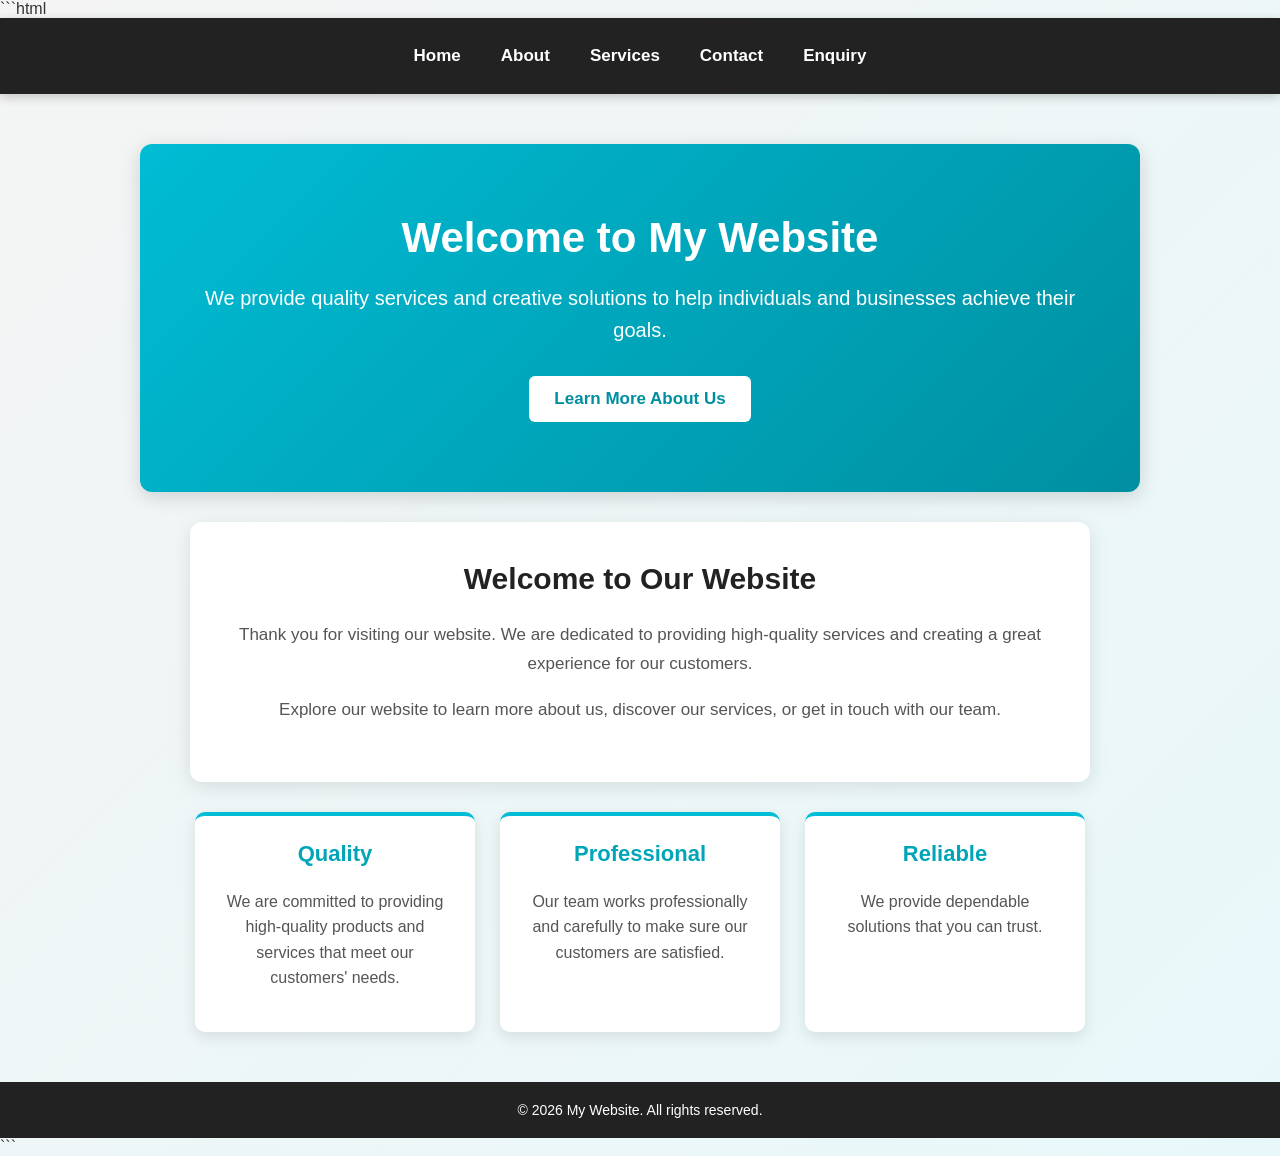
<file: Index.html>
```html
<!DOCTYPE html>
<html lang="en">

<head>
    <meta charset="UTF-8">

    <meta name="viewport" content="width=device-width, initial-scale=1.0">

    <meta name="description"
        content="Welcome to My Website. We provide quality web design, development, digital marketing and graphic design services.">

    <title>My Website - Home</title>

    <!-- Shared stylesheet -->
    <link rel="stylesheet" href="style.css">
</head>

<body>

    <!-- =========================
         WEBSITE HEADER
         ========================= -->
    <header>
        <nav aria-label="Main navigation">

            <a href="index.html">Home</a>
            <a href="about.html">About</a>
            <a href="services.html">Services</a>
            <a href="contact.html">Contact</a>
            <a href="enquiry.html">Enquiry</a>

        </nav>
    </header>


    <!-- =========================
         MAIN CONTENT
         ========================= -->
    <main>

        <!-- Hero section -->
        <section class="hero">

            <h1>Welcome to My Website</h1>

            <p>
                We provide quality services and creative solutions
                to help individuals and businesses achieve their goals.
            </p>

            <a href="about.html">Learn More About Us</a>

        </section>


        <!-- Welcome section -->
        <section class="welcome">

            <h2>Welcome to Our Website</h2>

            <p>
                Thank you for visiting our website. We are dedicated
                to providing high-quality services and creating a
                great experience for our customers.
            </p>

            <p>
                Explore our website to learn more about us,
                discover our services, or get in touch with our team.
            </p>

        </section>


        <!-- Features section -->
        <section class="features" aria-label="Our features">

            <div class="feature-card">
                <h3>Quality</h3>

                <p>
                    We are committed to providing high-quality
                    products and services that meet our customers' needs.
                </p>
            </div>


            <div class="feature-card">
                <h3>Professional</h3>

                <p>
                    Our team works professionally and carefully
                    to make sure our customers are satisfied.
                </p>
            </div>


            <div class="feature-card">
                <h3>Reliable</h3>

                <p>
                    We provide dependable solutions that
                    you can trust.
                </p>
            </div>

        </section>

    </main>


    <!-- =========================
         WEBSITE FOOTER
         ========================= -->
    <footer>
        <p>&copy; 2026 My Website. All rights reserved.</p>
    </footer>

</body>

</html>
```
</file>
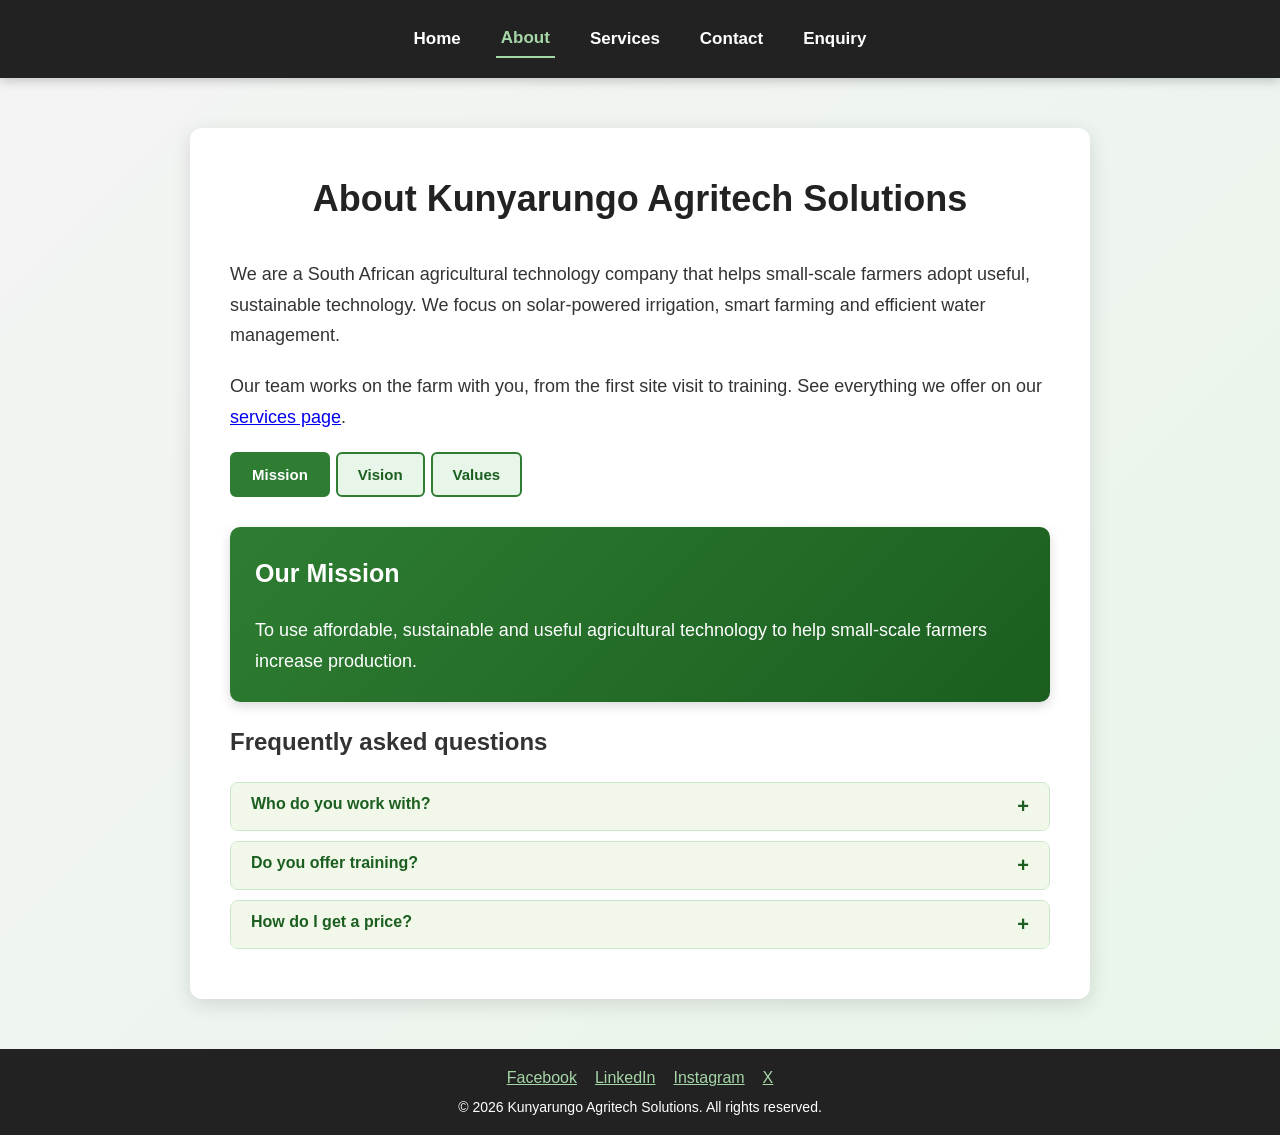
<file: about.html>
<!DOCTYPE html>
<html lang="en">
<head>
<meta charset="UTF-8">
<meta name="viewport" content="width=device-width, initial-scale=1.0">
<title>About Us | Kunyarungo Agritech Solutions</title>
<meta name="description" content="Learn about Kunyarungo Agritech Solutions: our mission, vision and values in helping small-scale South African farmers.">
<meta name="keywords" content="about Kunyarungo Agritech, agricultural technology South Africa, sustainable farming">
<meta name="author" content="Kunyarungo Agritech Solutions">
<link rel="canonical" href="https://kunyarungoagritech.netlify.app/about.html">
<meta property="og:type" content="website">
<meta property="og:title" content="About Us | Kunyarungo Agritech Solutions">
<meta property="og:description" content="Learn about Kunyarungo Agritech Solutions: our mission, vision and values in helping small-scale South African farmers.">
<meta property="og:url" content="https://kunyarungoagritech.netlify.app/about.html">
<meta property="og:image" content="https://kunyarungoagritech.netlify.app/images/solar-irrigation-pump.svg">
<meta name="twitter:card" content="summary_large_image">
<meta name="theme-color" content="#2e7d32">
<link rel="icon" href="images/favicon.svg" type="image/svg+xml">
<link rel="stylesheet" href="./css/style.css">
</head>
<body>
<a class="skip-link" href="#main">Skip to main content</a>
<header><nav aria-label="Main navigation"><a href="index.html">Home</a><a href="about.html" aria-current="page">About</a><a href="services.html">Services</a><a href="contact.html">Contact</a><a href="enquiry.html">Enquiry</a></nav></header>
<main id="main">

<section class="about">
<h1>About Kunyarungo Agritech Solutions</h1>
<p>We are a South African agricultural technology company that helps small-scale farmers adopt useful, sustainable technology. We focus on solar-powered irrigation, smart farming and efficient water management.</p>
<p>Our team works on the farm with you, from the first site visit to training. See everything we offer on our <a href="services.html">services page</a>.</p>
<div class="tabs reveal">
<div class="tablist" role="tablist" aria-label="Mission, vision and values">
<button type="button" class="tab" role="tab" id="t1" aria-selected="true" aria-controls="p1">Mission</button>
<button type="button" class="tab" role="tab" id="t2" aria-selected="false" tabindex="-1" aria-controls="p2">Vision</button>
<button type="button" class="tab" role="tab" id="t3" aria-selected="false" tabindex="-1" aria-controls="p3">Values</button>
</div>
<div class="tabpanel mission" role="tabpanel" id="p1" aria-labelledby="t1"><h2>Our Mission</h2><p>To use affordable, sustainable and useful agricultural technology to help small-scale farmers increase production.</p></div>
<div class="tabpanel mission" role="tabpanel" id="p2" aria-labelledby="t2" hidden><h2>Our Vision</h2><p>Technologically advanced, climate-resilient and productive farming communities across South Africa.</p></div>
<div class="tabpanel mission" role="tabpanel" id="p3" aria-labelledby="t3" hidden><h2>Our Values</h2><p>Affordability, sustainability, honesty and practical support for every farmer we work with.</p></div>
</div>
<h2>Frequently asked questions</h2>
<div class="accordion">
<div class="accordion-item"><h3 style="margin:0"><button type="button" class="accordion-btn" aria-expanded="false" aria-controls="a1">Who do you work with?</button></h3><div class="accordion-panel" id="a1" hidden>Small-scale farmers, agricultural associations, community groups, donors and government partners.</div></div>
<div class="accordion-item"><h3 style="margin:0"><button type="button" class="accordion-btn" aria-expanded="false" aria-controls="a2">Do you offer training?</button></h3><div class="accordion-panel" id="a2" hidden>Yes. Every installation includes a handover, and we run <a href="services.html">farmer training workshops</a> on request.</div></div>
<div class="accordion-item"><h3 style="margin:0"><button type="button" class="accordion-btn" aria-expanded="false" aria-controls="a3">How do I get a price?</button></h3><div class="accordion-panel" id="a3" hidden>Fill in the <a href="enquiry.html">enquiry form</a> and you will see an estimated cost and availability straight away.</div></div>
</div>
</section>
</main>
<footer>
<ul class="social">
<li><a href="https://www.facebook.com/" target="_blank" rel="noopener noreferrer">Facebook</a></li>
<li><a href="https://www.linkedin.com/" target="_blank" rel="noopener noreferrer">LinkedIn</a></li>
<li><a href="https://www.instagram.com/" target="_blank" rel="noopener noreferrer">Instagram</a></li>
<li><a href="https://x.com/" target="_blank" rel="noopener noreferrer">X</a></li>
</ul>
<p>&copy; 2026 Kunyarungo Agritech Solutions. All rights reserved.</p>
</footer>
<script src="./js/script.js" defer></script>
</body>
</html>
</file>
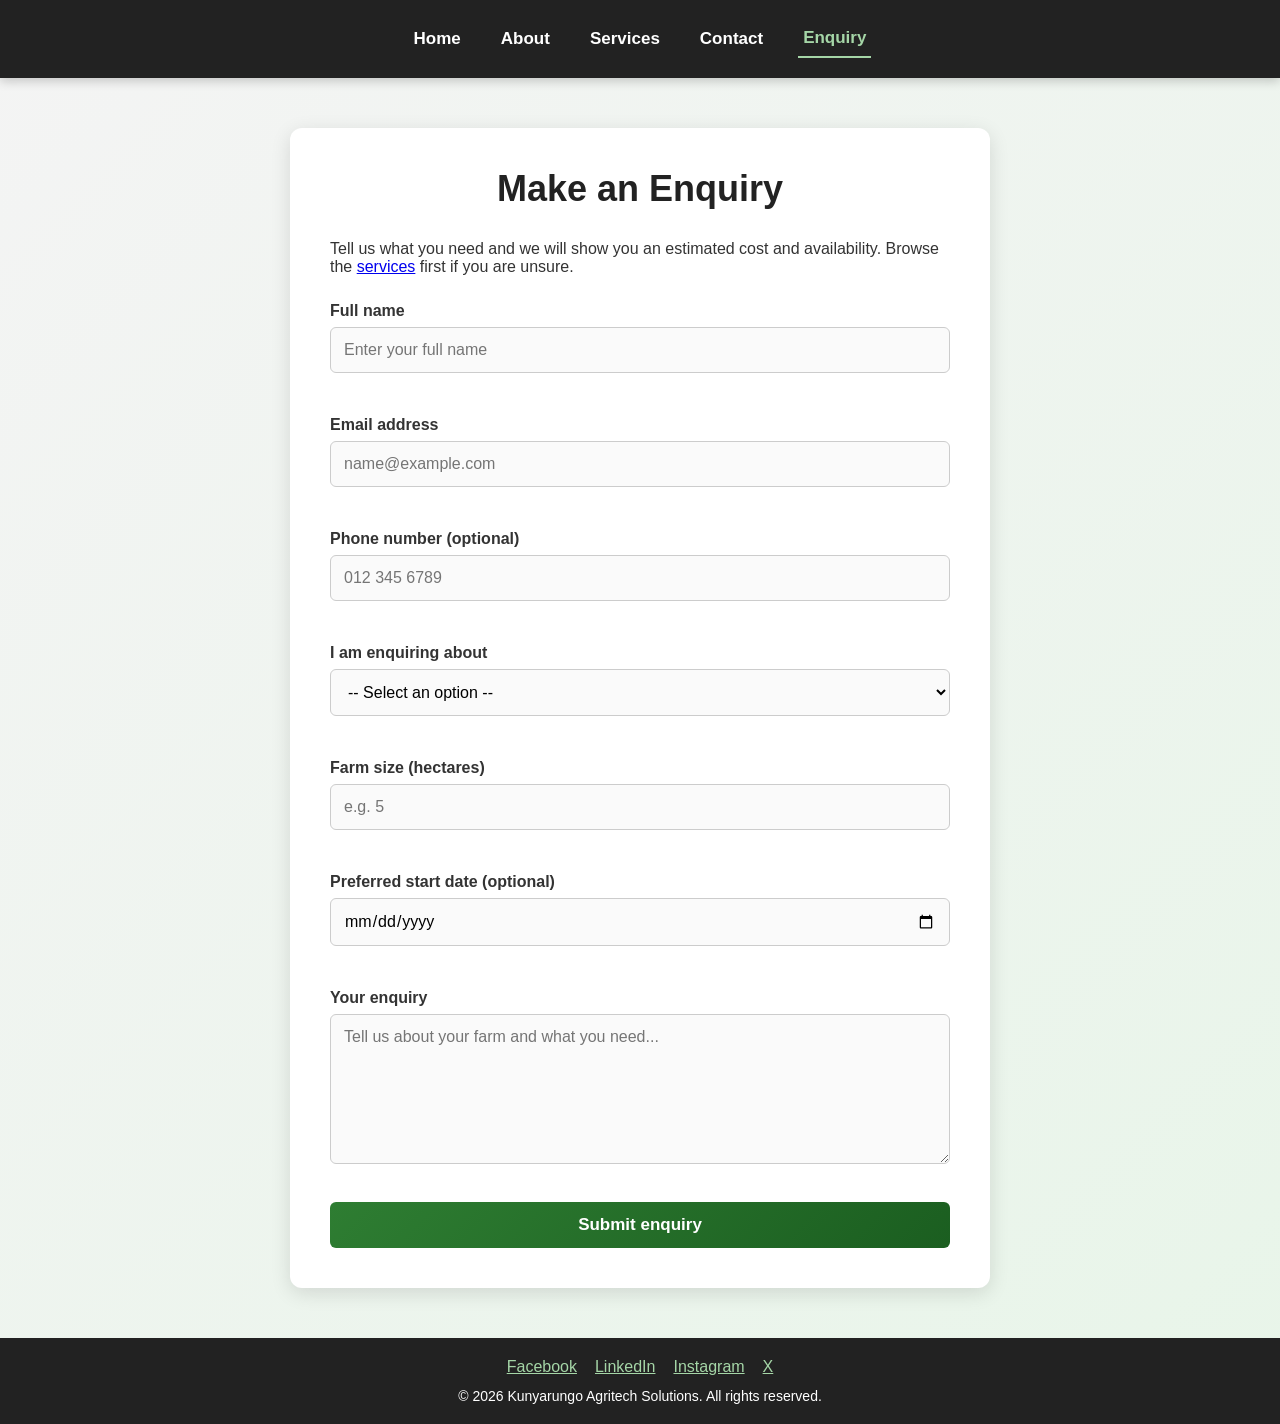
<file: enquiry.html>
<!DOCTYPE html>
<html lang="en">
<head>
<meta charset="UTF-8">
<meta name="viewport" content="width=device-width, initial-scale=1.0">
<title>Make an Enquiry: Get a Quote | Kunyarungo Agritech</title>
<meta name="description" content="Get an instant estimate of cost and availability for solar irrigation, smart farming and water management, or ask about volunteering and sponsoring.">
<meta name="keywords" content="farm irrigation quote, agritech enquiry, volunteer, sponsor, South Africa">
<meta name="author" content="Kunyarungo Agritech Solutions">
<link rel="canonical" href="https://kunyarungoagritech.netlify.app/enquiry.html">
<meta property="og:type" content="website">
<meta property="og:title" content="Make an Enquiry: Get a Quote | Kunyarungo Agritech">
<meta property="og:description" content="Get an instant estimate of cost and availability for solar irrigation, smart farming and water management, or ask about volunteering and sponsoring.">
<meta property="og:url" content="https://kunyarungoagritech.netlify.app/enquiry.html">
<meta property="og:image" content="https://kunyarungoagritech.netlify.app/images/solar-irrigation-pump.svg">
<meta name="twitter:card" content="summary_large_image">
<meta name="theme-color" content="#2e7d32">
<link rel="icon" href="images/favicon.svg" type="image/svg+xml">
<link rel="stylesheet" href="./css/style.css">
</head>
<body>
<a class="skip-link" href="#main">Skip to main content</a>
<header><nav aria-label="Main navigation"><a href="index.html">Home</a><a href="about.html">About</a><a href="services.html">Services</a><a href="contact.html">Contact</a><a href="enquiry.html" aria-current="page">Enquiry</a></nav></header>
<main id="main">

<section class="container">
<h1>Make an Enquiry</h1>
<p>Tell us what you need and we will show you an estimated cost and availability. Browse the <a href="services.html">services</a> first if you are unsure.</p>
<form id="enquiry-form" action="#" method="post" novalidate>
<label for="name">Full name</label><input id="name" name="name" type="text" required autocomplete="name" maxlength="60" placeholder="Enter your full name" aria-describedby="name-error"><span class="error" id="name-error" aria-live="polite"></span>
<label for="email">Email address</label><input id="email" name="email" type="email" required autocomplete="email" placeholder="name@example.com" aria-describedby="email-error"><span class="error" id="email-error" aria-live="polite"></span>
<label for="phone">Phone number (optional)</label><input id="phone" name="phone" type="tel" autocomplete="tel" placeholder="012 345 6789" aria-describedby="phone-error"><span class="error" id="phone-error" aria-live="polite"></span>
<label for="service">I am enquiring about</label><select id="service" name="service" required aria-describedby="service-error"><option value="">-- Select an option --</option><option value="solar-irrigation">Solar-Powered Irrigation</option><option value="drip-irrigation">Drip Irrigation Setup</option><option value="soil-sensors">Soil Moisture Sensors</option><option value="farm-dashboard">Crop Monitoring Dashboard</option><option value="water-management">Water Storage and Management</option><option value="training">Farmer Training Workshop</option><option value="volunteer">Becoming a volunteer</option><option value="sponsor">Becoming a sponsor</option></select><span class="error" id="service-error" aria-live="polite"></span>
<label for="farm-size">Farm size (hectares)</label><input id="farm-size" name="farm-size" type="number" min="0.5" max="500" step="0.5" required placeholder="e.g. 5" aria-describedby="farm-size-error"><span class="error" id="farm-size-error" aria-live="polite"></span>
<label for="start-date">Preferred start date (optional)</label><input id="start-date" name="start-date" type="date" aria-describedby="start-date-error"><span class="error" id="start-date-error" aria-live="polite"></span>
<label for="message">Your enquiry</label><textarea id="message" name="message" required minlength="10" maxlength="1000" placeholder="Tell us about your farm and what you need..." aria-describedby="message-error"></textarea><span class="error" id="message-error" aria-live="polite"></span>
<button type="submit">Submit enquiry</button>
</form>
<div class="result" id="enquiry-result" role="status" aria-live="polite" hidden></div>
</section>
</main>
<footer>
<ul class="social">
<li><a href="https://www.facebook.com/" target="_blank" rel="noopener noreferrer">Facebook</a></li>
<li><a href="https://www.linkedin.com/" target="_blank" rel="noopener noreferrer">LinkedIn</a></li>
<li><a href="https://www.instagram.com/" target="_blank" rel="noopener noreferrer">Instagram</a></li>
<li><a href="https://x.com/" target="_blank" rel="noopener noreferrer">X</a></li>
</ul>
<p>&copy; 2026 Kunyarungo Agritech Solutions. All rights reserved.</p>
</footer>
<script src="./js/forms.js" defer></script>
</body>
</html>
</file>
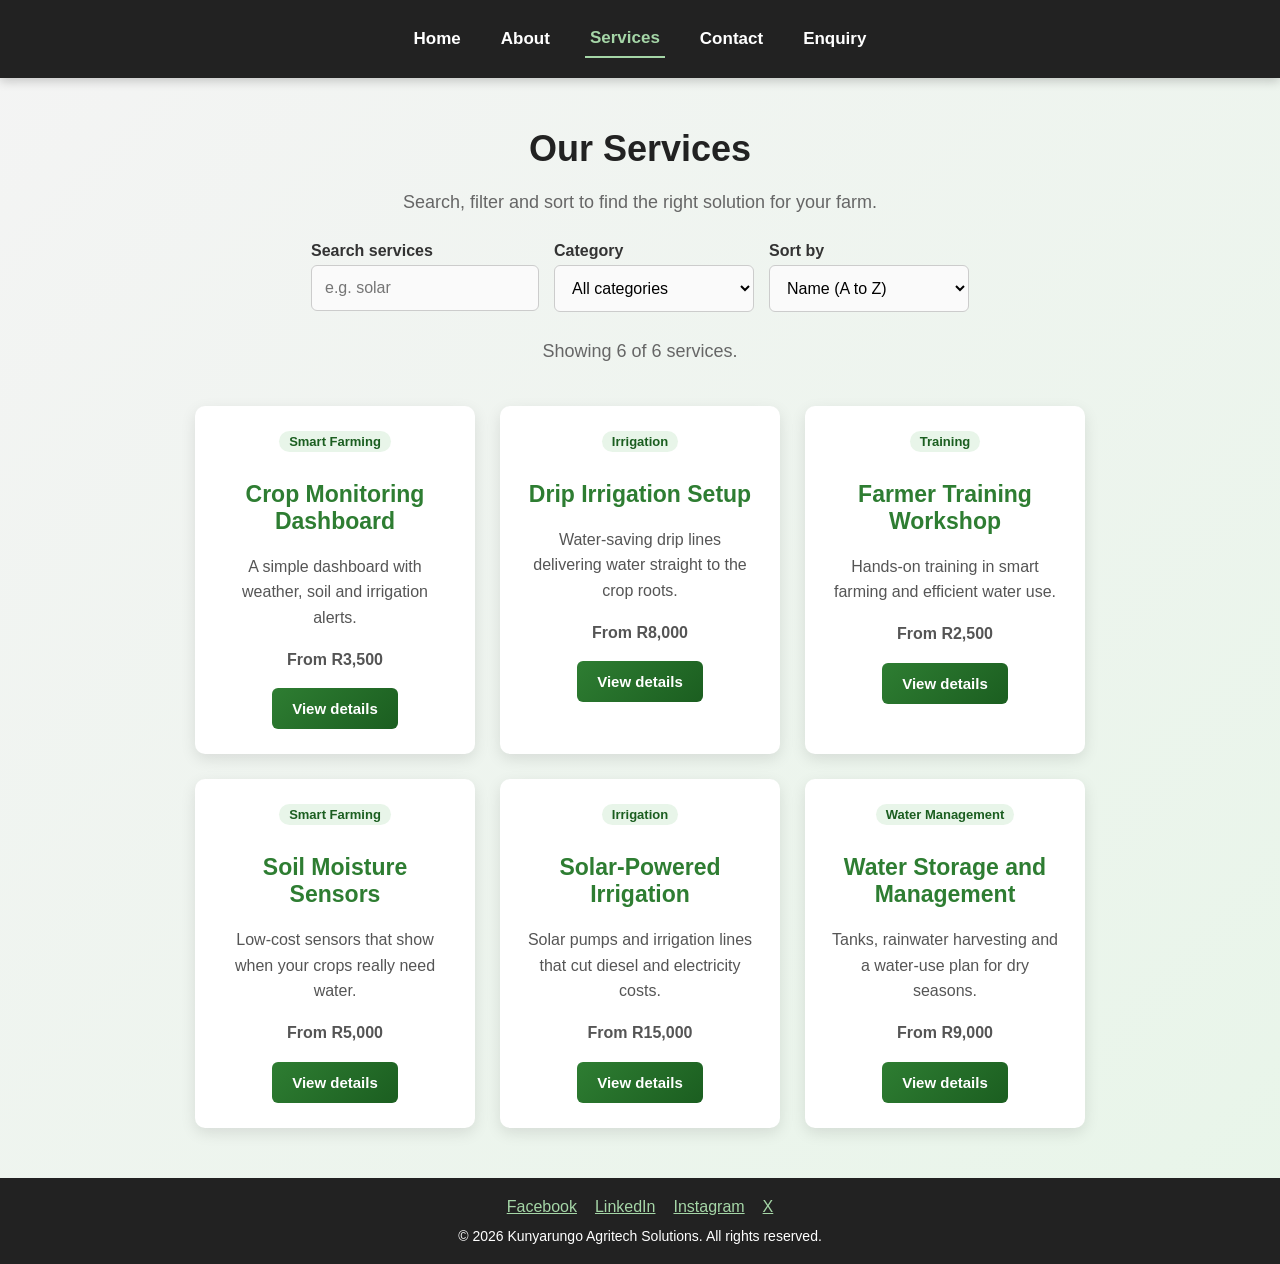
<file: services.html>
<!DOCTYPE html>
<html lang="en">
<head>
<meta charset="UTF-8">
<meta name="viewport" content="width=device-width, initial-scale=1.0">
<title>Our Services: Solar Irrigation, Smart Farming, Water Management</title>
<meta name="description" content="Browse and compare solar irrigation, drip irrigation, soil sensors, crop dashboards, water storage and farmer training from Kunyarungo Agritech.">
<meta name="keywords" content="solar irrigation, drip irrigation, soil moisture sensors, water management, farmer training">
<meta name="author" content="Kunyarungo Agritech Solutions">
<link rel="canonical" href="https://kunyarungoagritech.netlify.app/services.html">
<meta property="og:type" content="website">
<meta property="og:title" content="Our Services: Solar Irrigation, Smart Farming, Water Management">
<meta property="og:description" content="Browse and compare solar irrigation, drip irrigation, soil sensors, crop dashboards, water storage and farmer training from Kunyarungo Agritech.">
<meta property="og:url" content="https://kunyarungoagritech.netlify.app/services.html">
<meta property="og:image" content="https://kunyarungoagritech.netlify.app/images/solar-irrigation-pump.svg">
<meta name="twitter:card" content="summary_large_image">
<meta name="theme-color" content="#2e7d32">
<link rel="icon" href="images/favicon.svg" type="image/svg+xml">
<link rel="stylesheet" href="./css/style.css">
</head>
<body>
<a class="skip-link" href="#main">Skip to main content</a>
<header><nav aria-label="Main navigation"><a href="index.html">Home</a><a href="about.html">About</a><a href="services.html" aria-current="page">Services</a><a href="contact.html">Contact</a><a href="enquiry.html">Enquiry</a></nav></header>
<main id="main">

<section class="services">
<h1>Our Services</h1>
<p>Search, filter and sort to find the right solution for your farm.</p>
<div class="filters">
<div><label for="search">Search services</label><input type="search" id="search" placeholder="e.g. solar"></div>
<div><label for="category">Category</label><select id="category"><option value="all">All categories</option></select></div>
<div><label for="sort">Sort by</label><select id="sort"><option value="name">Name (A to Z)</option><option value="price-asc">Price (low to high)</option><option value="price-desc">Price (high to low)</option><option value="lead">Fastest to start</option></select></div>
</div>
<p id="service-status" role="status" aria-live="polite">Loading services...</p>
<div class="service-container" id="service-list"></div>
</section>
<dialog id="service-modal" aria-label="Service details"><div class="modal-body" id="modal-content"></div></dialog>
</main>
<footer>
<ul class="social">
<li><a href="https://www.facebook.com/" target="_blank" rel="noopener noreferrer">Facebook</a></li>
<li><a href="https://www.linkedin.com/" target="_blank" rel="noopener noreferrer">LinkedIn</a></li>
<li><a href="https://www.instagram.com/" target="_blank" rel="noopener noreferrer">Instagram</a></li>
<li><a href="https://x.com/" target="_blank" rel="noopener noreferrer">X</a></li>
</ul>
<p>&copy; 2026 Kunyarungo Agritech Solutions. All rights reserved.</p>
</footer>
<script src="./js/services.js" defer></script>
<script src="./js/script.js" defer></script>
</body>
</html>
</file>
<file: style.css>
/* =====================================================
   SHARED CSS
   Used by:
   index.html
   about.html
   services.html
   contact.html
   enquiry.html
   ===================================================== */


/* =====================================================
   GENERAL STYLING
   ===================================================== */

* {
    box-sizing: border-box;
}

html {
    scroll-behavior: smooth;
}

body {
    margin: 0;
    padding: 0;

    font-family: Arial, sans-serif;

    background: linear-gradient(135deg, #f4f4f4, #e8f8fa);

    color: #333;

    min-height: 100vh;
}


/* =====================================================
   HEADER
   ===================================================== */

header {
    background-color: #222;

    padding: 20px;

    text-align: center;

    box-shadow: 0 3px 10px rgba(0, 0, 0, 0.2);
}


/* =====================================================
   NAVIGATION
   ===================================================== */

nav {
    display: flex;

    justify-content: center;

    align-items: center;

    flex-wrap: wrap;

    gap: 10px;
}

nav a {
    color: white;

    text-decoration: none;

    margin: 0 10px;

    padding: 8px 5px;

    font-size: 17px;

    font-weight: bold;

    transition: 0.3s ease;
}

nav a:hover {
    color: #00bcd4;
}


/* =====================================================
   MAIN
   ===================================================== */

main {
    min-height: 60vh;
}


/* =====================================================
   HOME PAGE - HERO
   ===================================================== */

.hero {
    width: 90%;

    max-width: 1000px;

    margin: 50px auto 30px;

    padding: 70px 40px;

    background: linear-gradient(
        135deg,
        #00bcd4,
        #008fa1
    );

    color: white;

    text-align: center;

    border-radius: 12px;

    box-shadow: 0 5px 20px rgba(0, 0, 0, 0.15);
}

.hero h1 {
    margin-top: 0;

    margin-bottom: 20px;

    font-size: 42px;
}

.hero p {
    font-size: 20px;

    line-height: 1.6;

    margin-bottom: 30px;
}


/* Hero button */

.hero a {
    display: inline-block;

    padding: 13px 25px;

    background-color: white;

    color: #008fa1;

    text-decoration: none;

    border-radius: 6px;

    font-size: 17px;

    font-weight: bold;

    transition: 0.3s ease;
}

.hero a:hover {
    background-color: #222;

    color: white;

    transform: translateY(-2px);
}


/* =====================================================
   HOME PAGE - WELCOME
   ===================================================== */

.welcome {
    width: 90%;

    max-width: 900px;

    margin: 30px auto;

    padding: 40px;

    background-color: white;

    text-align: center;

    border-radius: 12px;

    box-shadow: 0 5px 20px rgba(0, 0, 0, 0.10);
}

.welcome h2 {
    color: #222;

    font-size: 30px;

    margin-top: 0;
}

.welcome p {
    font-size: 17px;

    line-height: 1.7;

    color: #555;
}


/* =====================================================
   HOME PAGE - FEATURES
   ===================================================== */

.features {
    width: 90%;

    max-width: 1000px;

    margin: 30px auto 50px;

    display: flex;

    justify-content: center;

    gap: 25px;

    flex-wrap: wrap;
}

.feature-card {
    background-color: white;

    width: 280px;

    padding: 25px;

    text-align: center;

    border-radius: 10px;

    border-top: 4px solid #00bcd4;

    box-shadow: 0 5px 15px rgba(0, 0, 0, 0.10);

    transition: 0.3s ease;
}

.feature-card:hover {
    transform: translateY(-5px);

    box-shadow: 0 8px 20px rgba(0, 0, 0, 0.15);
}

.feature-card h3 {
    color: #00a5b8;

    font-size: 22px;

    margin-top: 0;
}

.feature-card p {
    font-size: 16px;

    line-height: 1.6;

    color: #555;
}


/* =====================================================
   ABOUT PAGE
   ===================================================== */

.about {
    width: 90%;

    max-width: 900px;

    margin: 50px auto;

    padding: 40px;

    background-color: white;

    border-radius: 12px;

    box-shadow: 0 5px 20px rgba(0, 0, 0, 0.12);

    line-height: 1.7;
}

.about h1 {
    text-align: center;

    color: #222;

    font-size: 36px;

    margin-top: 0;

    margin-bottom: 30px;
}

.about p {
    font-size: 18px;

    margin-bottom: 20px;
}


/* =====================================================
   ABOUT PAGE - MISSION
   ===================================================== */

.mission {
    background: linear-gradient(
        135deg,
        #00bcd4,
        #008fa1
    );

    color: white;

    padding: 25px;

    margin-top: 30px;

    border-radius: 10px;

    box-shadow: 0 4px 12px rgba(0, 0, 0, 0.15);
}

.mission h2 {
    margin-top: 0;

    font-size: 25px;
}

.mission p {
    margin-bottom: 0;
}


/* =====================================================
   SERVICES PAGE
   ===================================================== */

.services {
    width: 90%;

    max-width: 1000px;

    margin: 50px auto;

    text-align: center;
}

.services h1 {
    font-size: 36px;

    color: #222;

    margin-top: 0;

    margin-bottom: 10px;
}

.services > p {
    font-size: 18px;

    color: #666;

    line-height: 1.6;
}


/* =====================================================
   SERVICE CARDS
   ===================================================== */

.service-container {
    display: flex;

    justify-content: center;

    gap: 25px;

    flex-wrap: wrap;

    margin-top: 40px;
}

.service-card {
    background-color: white;

    width: 280px;

    padding: 25px;

    border-radius: 10px;

    box-shadow: 0 5px 15px rgba(0, 0, 0, 0.10);

    transition: 0.3s ease;
}

.service-card:hover {
    transform: translateY(-5px);

    box-shadow: 0 8px 20px rgba(0, 0, 0, 0.15);
}

.service-card h2 {
    color: #00a5b8;

    font-size: 23px;
}

.service-card p {
    font-size: 16px;

    line-height: 1.6;

    color: #555;
}


/* =====================================================
   GENERAL BUTTONS
   ===================================================== */

button {
    background: linear-gradient(
        135deg,
        #00bcd4,
        #008fa1
    );

    color: white;

    border: none;

    padding: 12px 20px;

    border-radius: 6px;

    cursor: pointer;

    font-size: 15px;

    font-weight: bold;

    transition: 0.3s ease;
}

button:hover {
    background: linear-gradient(
        135deg,
        #0097a7,
        #007c89
    );

    transform: translateY(-2px);
}


/* =====================================================
   CONTACT PAGE
   ===================================================== */

.contact {
    width: 90%;

    max-width: 800px;

    margin: 50px auto;

    padding: 40px;

    background-color: white;

    border-radius: 12px;

    box-shadow: 0 5px 20px rgba(0, 0, 0, 0.12);
}

.contact h1 {
    text-align: center;

    font-size: 36px;

    color: #222;

    margin-top: 0;
}

.contact-intro {
    text-align: center;

    font-size: 18px;

    color: #555;

    line-height: 1.6;

    margin-bottom: 30px;
}


/* =====================================================
   CONTACT INFORMATION
   ===================================================== */

.contact-info {
    background: linear-gradient(
        135deg,
        #00bcd4,
        #008fa1
    );

    color: white;

    padding: 25px;

    margin-bottom: 30px;

    border-radius: 10px;

    box-shadow: 0 4px 12px rgba(0, 0, 0, 0.15);
}

.contact-info h2 {
    margin-top: 0;

    font-size: 25px;
}

.contact-info p {
    font-size: 16px;

    line-height: 1.6;

    margin: 12px 0;
}


/* =====================================================
   FORMS
   ===================================================== */

form {
    display: flex;

    flex-direction: column;
}

label {
    margin-top: 10px;

    margin-bottom: 7px;

    font-weight: bold;

    color: #333;
}

input,
textarea,
select {
    width: 100%;

    padding: 13px;

    margin-bottom: 15px;

    border: 1px solid #ccc;

    border-radius: 6px;

    font-family: Arial, sans-serif;

    font-size: 16px;

    background-color: #fafafa;

    transition: 0.3s ease;
}

input:focus,
textarea:focus,
select:focus {
    outline: none;

    border-color: #00bcd4;

    background-color: white;

    box-shadow: 0 0 5px rgba(0, 188, 212, 0.3);
}

textarea {
    height: 150px;

    resize: vertical;
}


/* =====================================================
   FORM BUTTON
   ===================================================== */

form button {
    width: 100%;

    padding: 13px 20px;

    margin-top: 5px;

    background: linear-gradient(
        135deg,
        #00bcd4,
        #008fa1
    );

    color: white;

    border: none;

    border-radius: 6px;

    font-size: 17px;

    font-weight: bold;

    cursor: pointer;

    transition: 0.3s ease;
}

form button:hover {
    background: linear-gradient(
        135deg,
        #0097a7,
        #007c89
    );

    transform: translateY(-2px);

    box-shadow: 0 4px 10px rgba(0, 0, 0, 0.2);
}


/* =====================================================
   ENQUIRY PAGE
   ===================================================== */

.container {
    width: 90%;

    max-width: 700px;

    margin: 50px auto;

    padding: 40px;

    background-color: white;

    border-radius: 12px;

    box-shadow: 0 5px 20px rgba(0, 0, 0, 0.12);
}

.container h1 {
    text-align: center;

    color: #222;

    font-size: 36px;

    margin-top: 0;

    margin-bottom: 30px;
}


/* =====================================================
   FOOTER
   ===================================================== */

footer {
    background-color: #222;

    color: white;

    text-align: center;

    padding: 20px;

    margin-top: 50px;
}

footer p {
    margin: 0;

    font-size: 14px;
}


/* =====================================================
   MOBILE RESPONSIVE DESIGN
   ===================================================== */

@media (max-width: 700px) {

    /* Navigation */

    header {
        padding: 15px;
    }

    nav {
        flex-direction: column;

        gap: 5px;
    }

    nav a {
        margin: 4px 0;

        font-size: 16px;
    }


    /* Hero */

    .hero {
        width: 95%;

        padding: 45px 20px;

        margin-top: 30px;
    }

    .hero h1 {
        font-size: 30px;
    }

    .hero p {
        font-size: 17px;
    }


    /* Welcome */

    .welcome {
        width: 95%;

        padding: 25px;
    }

    .welcome h2 {
        font-size: 25px;
    }


    /* Features */

    .features {
        width: 95%;

        gap: 20px;
    }

    .feature-card {
        width: 100%;

        max-width: 400px;
    }


    /* About */

    .about {
        width: 95%;

        padding: 25px;

        margin: 30px auto;
    }

    .about h1 {
        font-size: 28px;
    }

    .about p {
        font-size: 16px;
    }


    /* Services */

    .services {
        width: 95%;

        margin: 30px auto;
    }

    .services h1 {
        font-size: 28px;
    }

    .service-container {
        margin-top: 25px;
    }

    .service-card {
        width: 100%;

        max-width: 400px;
    }


    /* Contact */

    .contact {
        width: 95%;

        padding: 25px;

        margin: 30px auto;
    }

    .contact h1 {
        font-size: 28px;
    }

    .contact-intro {
        font-size: 16px;
    }


    /* Enquiry */

    .container {
        width: 95%;

        padding: 25px;

        margin: 30px auto;
    }

    .container h1 {
        font-size: 28px;
    }


    /* Form */

    input,
    textarea,
    select {
        font-size: 15px;

        padding: 11px;
    }

    form button {
        font-size: 16px;

        padding: 12px;
    }
}
</file>
<file: css/style.css>
/* =====================================================
   SHARED CSS
   Used by:
   index.html
   about.html
   services.html
   contact.html
   enquiry.html
   ===================================================== */


/* =====================================================
   GENERAL STYLING
   ===================================================== */

* {
    box-sizing: border-box;
}

html {
    scroll-behavior: smooth;
}

body {
    margin: 0;
    padding: 0;

    font-family: Arial, sans-serif;

    background: linear-gradient(135deg, #f4f4f4, #e8f5e9);

    color: #333;

    min-height: 100vh;
}


/* =====================================================
   HEADER
   ===================================================== */

header {
    background-color: #222;

    padding: 20px;

    text-align: center;

    box-shadow: 0 3px 10px rgba(0, 0, 0, 0.2);
}


/* =====================================================
   NAVIGATION
   ===================================================== */

nav {
    display: flex;

    justify-content: center;

    align-items: center;

    flex-wrap: wrap;

    gap: 10px;
}

nav a {
    color: white;

    text-decoration: none;

    margin: 0 10px;

    padding: 8px 5px;

    font-size: 17px;

    font-weight: bold;

    transition: 0.3s ease;
}

nav a:hover {
    color: #a5d6a7;
}


/* =====================================================
   MAIN
   ===================================================== */

main {
    min-height: 60vh;
}


/* =====================================================
   HOME PAGE - HERO
   ===================================================== */

.hero {
    width: 90%;

    max-width: 1000px;

    margin: 50px auto 30px;

    padding: 70px 40px;

    background: linear-gradient(
        135deg,
        #2e7d32,
        #1b5e20
    );

    color: white;

    text-align: center;

    border-radius: 12px;

    box-shadow: 0 5px 20px rgba(0, 0, 0, 0.15);
}

.hero h1 {
    margin-top: 0;

    margin-bottom: 20px;

    font-size: 42px;
}

.hero p {
    font-size: 20px;

    line-height: 1.6;

    margin-bottom: 30px;
}


/* Hero button */

.hero a {
    display: inline-block;

    padding: 13px 25px;

    background-color: white;

    color: #1b5e20;

    text-decoration: none;

    border-radius: 6px;

    font-size: 17px;

    font-weight: bold;

    transition: 0.3s ease;
}

.hero a:hover {
    background-color: #222;

    color: white;

    transform: translateY(-2px);
}


/* =====================================================
   HOME PAGE - WELCOME
   ===================================================== */

.welcome {
    width: 90%;

    max-width: 900px;

    margin: 30px auto;

    padding: 40px;

    background-color: white;

    text-align: center;

    border-radius: 12px;

    box-shadow: 0 5px 20px rgba(0, 0, 0, 0.10);
}

.welcome h2 {
    color: #222;

    font-size: 30px;

    margin-top: 0;
}

.welcome p {
    font-size: 17px;

    line-height: 1.7;

    color: #555;
}


/* =====================================================
   HOME PAGE - FEATURES
   ===================================================== */

.features {
    width: 90%;

    max-width: 1000px;

    margin: 30px auto 50px;

    display: flex;

    justify-content: center;

    gap: 25px;

    flex-wrap: wrap;
}

.feature-card {
    background-color: white;

    width: 280px;

    padding: 25px;

    text-align: center;

    border-radius: 10px;

    border-top: 4px solid #2e7d32;

    box-shadow: 0 5px 15px rgba(0, 0, 0, 0.10);

    transition: 0.3s ease;
}

.feature-card:hover {
    transform: translateY(-5px);

    box-shadow: 0 8px 20px rgba(0, 0, 0, 0.15);
}

.feature-card h3 {
    color: #2e7d32;

    font-size: 22px;

    margin-top: 0;
}

.feature-card p {
    font-size: 16px;

    line-height: 1.6;

    color: #555;
}


/* =====================================================
   ABOUT PAGE
   ===================================================== */

.about {
    width: 90%;

    max-width: 900px;

    margin: 50px auto;

    padding: 40px;

    background-color: white;

    border-radius: 12px;

    box-shadow: 0 5px 20px rgba(0, 0, 0, 0.12);

    line-height: 1.7;
}

.about h1 {
    text-align: center;

    color: #222;

    font-size: 36px;

    margin-top: 0;

    margin-bottom: 30px;
}

.about p {
    font-size: 18px;

    margin-bottom: 20px;
}


/* =====================================================
   ABOUT PAGE - MISSION
   ===================================================== */

.mission {
    background: linear-gradient(
        135deg,
        #2e7d32,
        #1b5e20
    );

    color: white;

    padding: 25px;

    margin-top: 30px;

    border-radius: 10px;

    box-shadow: 0 4px 12px rgba(0, 0, 0, 0.15);
}

.mission h2 {
    margin-top: 0;

    font-size: 25px;
}

.mission p {
    margin-bottom: 0;
}


/* =====================================================
   SERVICES PAGE
   ===================================================== */

.services {
    width: 90%;

    max-width: 1000px;

    margin: 50px auto;

    text-align: center;
}

.services h1 {
    font-size: 36px;

    color: #222;

    margin-top: 0;

    margin-bottom: 10px;
}

.services > p {
    font-size: 18px;

    color: #666;

    line-height: 1.6;
}


/* =====================================================
   SERVICE CARDS
   ===================================================== */

.service-container {
    display: flex;

    justify-content: center;

    gap: 25px;

    flex-wrap: wrap;

    margin-top: 40px;
}

.service-card {
    background-color: white;

    width: 280px;

    padding: 25px;

    border-radius: 10px;

    box-shadow: 0 5px 15px rgba(0, 0, 0, 0.10);

    transition: 0.3s ease;
}

.service-card:hover {
    transform: translateY(-5px);

    box-shadow: 0 8px 20px rgba(0, 0, 0, 0.15);
}

.service-card h2 {
    color: #2e7d32;

    font-size: 23px;
}

.service-card p {
    font-size: 16px;

    line-height: 1.6;

    color: #555;
}


/* =====================================================
   GENERAL BUTTONS
   ===================================================== */

button {
    background: linear-gradient(
        135deg,
        #2e7d32,
        #1b5e20
    );

    color: white;

    border: none;

    padding: 12px 20px;

    border-radius: 6px;

    cursor: pointer;

    font-size: 15px;

    font-weight: bold;

    transition: 0.3s ease;
}

button:hover {
    background: linear-gradient(
        135deg,
        #276b2b,
        #194d1c
    );

    transform: translateY(-2px);
}


/* =====================================================
   CONTACT PAGE
   ===================================================== */

.contact {
    width: 90%;

    max-width: 800px;

    margin: 50px auto;

    padding: 40px;

    background-color: white;

    border-radius: 12px;

    box-shadow: 0 5px 20px rgba(0, 0, 0, 0.12);
}

.contact h1 {
    text-align: center;

    font-size: 36px;

    color: #222;

    margin-top: 0;
}

.contact-intro {
    text-align: center;

    font-size: 18px;

    color: #555;

    line-height: 1.6;

    margin-bottom: 30px;
}


/* =====================================================
   CONTACT INFORMATION
   ===================================================== */

.contact-info {
    background: linear-gradient(
        135deg,
        #2e7d32,
        #1b5e20
    );

    color: white;

    padding: 25px;

    margin-bottom: 30px;

    border-radius: 10px;

    box-shadow: 0 4px 12px rgba(0, 0, 0, 0.15);
}

.contact-info h2 {
    margin-top: 0;

    font-size: 25px;
}

.contact-info p {
    font-size: 16px;

    line-height: 1.6;

    margin: 12px 0;
}


/* =====================================================
   FORMS
   ===================================================== */

form {
    display: flex;

    flex-direction: column;
}

label {
    margin-top: 10px;

    margin-bottom: 7px;

    font-weight: bold;

    color: #333;
}

input,
textarea,
select {
    width: 100%;

    padding: 13px;

    margin-bottom: 15px;

    border: 1px solid #ccc;

    border-radius: 6px;

    font-family: Arial, sans-serif;

    font-size: 16px;

    background-color: #fafafa;

    transition: 0.3s ease;
}

input:focus,
textarea:focus,
select:focus {
    outline: none;

    border-color: #2e7d32;

    background-color: white;

    box-shadow: 0 0 5px rgba(46, 125, 50, 0.3);
}

textarea {
    height: 150px;

    resize: vertical;
}


/* =====================================================
   FORM BUTTON
   ===================================================== */

form button {
    width: 100%;

    padding: 13px 20px;

    margin-top: 5px;

    background: linear-gradient(
        135deg,
        #2e7d32,
        #1b5e20
    );

    color: white;

    border: none;

    border-radius: 6px;

    font-size: 17px;

    font-weight: bold;

    cursor: pointer;

    transition: 0.3s ease;
}

form button:hover {
    background: linear-gradient(
        135deg,
        #276b2b,
        #194d1c
    );

    transform: translateY(-2px);

    box-shadow: 0 4px 10px rgba(0, 0, 0, 0.2);
}


/* =====================================================
   ENQUIRY PAGE
   ===================================================== */

.container {
    width: 90%;

    max-width: 700px;

    margin: 50px auto;

    padding: 40px;

    background-color: white;

    border-radius: 12px;

    box-shadow: 0 5px 20px rgba(0, 0, 0, 0.12);
}

.container h1 {
    text-align: center;

    color: #222;

    font-size: 36px;

    margin-top: 0;

    margin-bottom: 30px;
}


/* =====================================================
   FOOTER
   ===================================================== */

footer {
    background-color: #222;

    color: white;

    text-align: center;

    padding: 20px;

    margin-top: 50px;
}

footer p {
    margin: 0;

    font-size: 14px;
}


/* =====================================================
   MOBILE RESPONSIVE DESIGN
   ===================================================== */

@media (max-width: 700px) {

    /* Navigation */

    header {
        padding: 15px;
    }

    nav {
        flex-direction: column;

        gap: 5px;
    }

    nav a {
        margin: 4px 0;

        font-size: 16px;
    }


    /* Hero */

    .hero {
        width: 95%;

        padding: 45px 20px;

        margin-top: 30px;
    }

    .hero h1 {
        font-size: 30px;
    }

    .hero p {
        font-size: 17px;
    }


    /* Welcome */

    .welcome {
        width: 95%;

        padding: 25px;
    }

    .welcome h2 {
        font-size: 25px;
    }


    /* Features */

    .features {
        width: 95%;

        gap: 20px;
    }

    .feature-card {
        width: 100%;

        max-width: 400px;
    }


    /* About */

    .about {
        width: 95%;

        padding: 25px;

        margin: 30px auto;
    }

    .about h1 {
        font-size: 28px;
    }

    .about p {
        font-size: 16px;
    }


    /* Services */

    .services {
        width: 95%;

        margin: 30px auto;
    }

    .services h1 {
        font-size: 28px;
    }

    .service-container {
        margin-top: 25px;
    }

    .service-card {
        width: 100%;

        max-width: 400px;
    }


    /* Contact */

    .contact {
        width: 95%;

        padding: 25px;

        margin: 30px auto;
    }

    .contact h1 {
        font-size: 28px;
    }

    .contact-intro {
        font-size: 16px;
    }


    /* Enquiry */

    .container {
        width: 95%;

        padding: 25px;

        margin: 30px auto;
    }

    .container h1 {
        font-size: 28px;
    }


    /* Form */

    input,
    textarea,
    select {
        font-size: 15px;

        padding: 11px;
    }

    form button {
        font-size: 16px;

        padding: 12px;
    }
}

/* =====================================================
   PART 3 - ADDITIONS
   ===================================================== */
.skip-link{position:absolute;left:-999px;top:0;background:#1b5e20;color:#fff;padding:10px 16px;z-index:100}
.skip-link:focus{left:10px;top:10px}
nav a[aria-current="page"]{color:#a5d6a7;border-bottom:2px solid #a5d6a7}
:focus-visible{outline:3px solid #f9a825;outline-offset:2px}
@keyframes fade{from{opacity:0}to{opacity:1}}
@keyframes slideIn{from{opacity:0;transform:translateY(-20px)}to{opacity:1;transform:none}}
.hero{animation:slideIn .8s ease}
.hero a{margin:5px}
.reveal{opacity:0;transform:translateY(24px);transition:opacity .6s ease,transform .6s ease}
.reveal.visible{opacity:1;transform:none}
.section{width:90%;max-width:1000px;margin:40px auto;text-align:center}
.section h2{color:#1b5e20;font-size:30px}
.panel{background:#fff;padding:30px;border-radius:12px;box-shadow:0 5px 20px rgba(0,0,0,.1);text-align:left}
.tag{display:inline-block;background:#e8f5e9;color:#1b5e20;padding:3px 10px;border-radius:20px;font-size:13px;font-weight:bold}
.price{font-weight:bold;color:#1b5e20}
.stats{display:flex;gap:20px;flex-wrap:wrap;justify-content:center}
.stat{background:#fff;border-bottom:4px solid #f9a825;border-radius:10px;padding:20px 30px;min-width:200px;box-shadow:0 5px 15px rgba(0,0,0,.1)}
.stat strong{display:block;font-size:40px;color:#2e7d32}
/* Tabs */
.tablist{display:flex;gap:6px;flex-wrap:wrap;margin-bottom:15px}
.tab{background:#e8f5e9;color:#1b5e20;border:2px solid #2e7d32}
.tab:hover{transform:none;background:#c8e6c9}
.tab[aria-selected="true"],.tab[aria-selected="true"]:hover{background:#2e7d32;color:#fff}
.tabpanel{animation:fade .4s ease}.tabpanel[hidden]{display:none}
/* Accordion */
.accordion-item{border:1px solid #c8e6c9;border-radius:8px;margin-bottom:10px;overflow:hidden;background:#fff}
.accordion-btn{width:100%;text-align:left;background:#f1f8e9;color:#1b5e20;border-radius:0;display:flex;justify-content:space-between;font-size:16px}
.accordion-btn:hover{transform:none;background:#dcedc8}
.accordion-btn::after{content:"+";font-size:20px}
.accordion-btn[aria-expanded="true"]::after{content:"\2013"}
.accordion-panel{padding:15px 20px;text-align:left;animation:fade .3s ease}.accordion-panel[hidden]{display:none}
/* Gallery + dialogs */
.gallery{display:grid;grid-template-columns:repeat(auto-fit,minmax(260px,1fr));gap:15px}
.gallery-item{padding:0;border-radius:10px;overflow:hidden;background:none;display:block}
.gallery-item:hover{transform:none;background:none}
.gallery-item img{width:100%;height:auto;display:block;transition:transform .4s ease}
.gallery-item:hover img{transform:scale(1.07)}
dialog{border:none;border-radius:12px;padding:0;max-width:92vw}
dialog::backdrop{background:rgba(0,0,0,.75)}
.lb{background:#1b1b1b;color:#fff;padding:15px;text-align:center}
.lb img{max-width:100%;max-height:65vh;width:auto;height:auto}
.lb-controls{display:flex;gap:10px;justify-content:center;margin-top:10px}
.modal-body{padding:25px;max-width:500px;text-align:left}
.modal-body h2{color:#1b5e20;margin-top:0}
.btn-link{display:inline-block;background:#2e7d32;color:#fff;padding:12px 20px;border-radius:6px;text-decoration:none;font-weight:bold;margin-right:8px}
.btn-link:hover{background:#1b5e20}
/* Service filters */
.filters{display:flex;gap:15px;flex-wrap:wrap;justify-content:center;margin:25px 0;text-align:left}
.filters label{margin:0 0 5px;display:block}
.filters input,.filters select{width:auto;min-width:200px;margin:0}
.service-card .tag{margin-bottom:10px}
/* Forms */
.error{display:block;color:#c62828;font-size:14px;min-height:18px;margin-top:-8px;margin-bottom:8px}
[aria-invalid="true"]{border-color:#c62828!important;background:#fff5f5!important}
.hint{font-size:13px;color:#666;margin:-8px 0 12px}
.result{background:#e8f5e9;border-left:5px solid #2e7d32;padding:20px;border-radius:8px;margin-top:25px}
.result h2{margin-top:0;color:#1b5e20}.result[hidden]{display:none}
.email-preview{white-space:pre-wrap;background:#f5f5f5;padding:15px;border-radius:8px;font-family:monospace;font-size:14px}
#map{height:320px;border-radius:10px;margin-bottom:30px;z-index:0}
/* Footer */
footer a{color:#a5d6a7}
.social{display:flex;gap:18px;justify-content:center;flex-wrap:wrap;list-style:none;padding:0;margin:0 0 12px}
@media (prefers-reduced-motion:reduce){*{animation:none!important;transition:none!important}.reveal{opacity:1;transform:none}}
</file>
